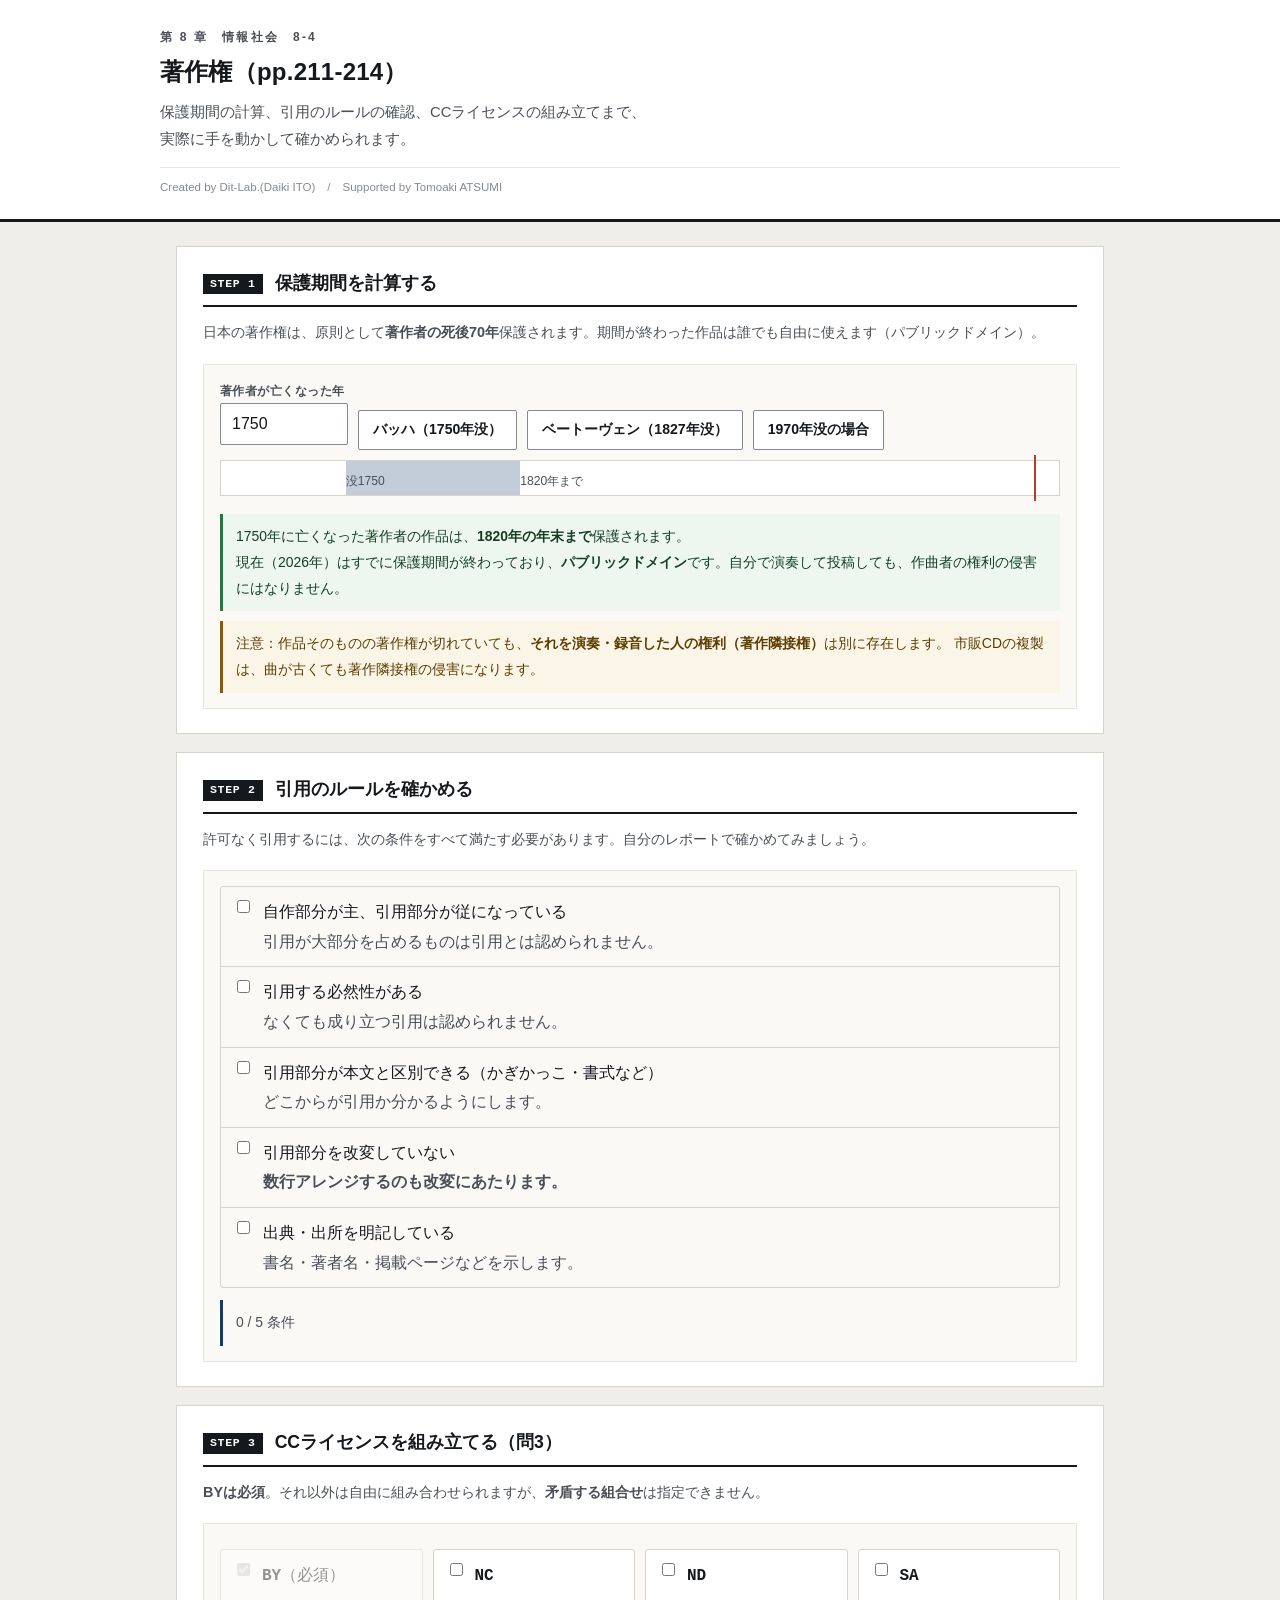
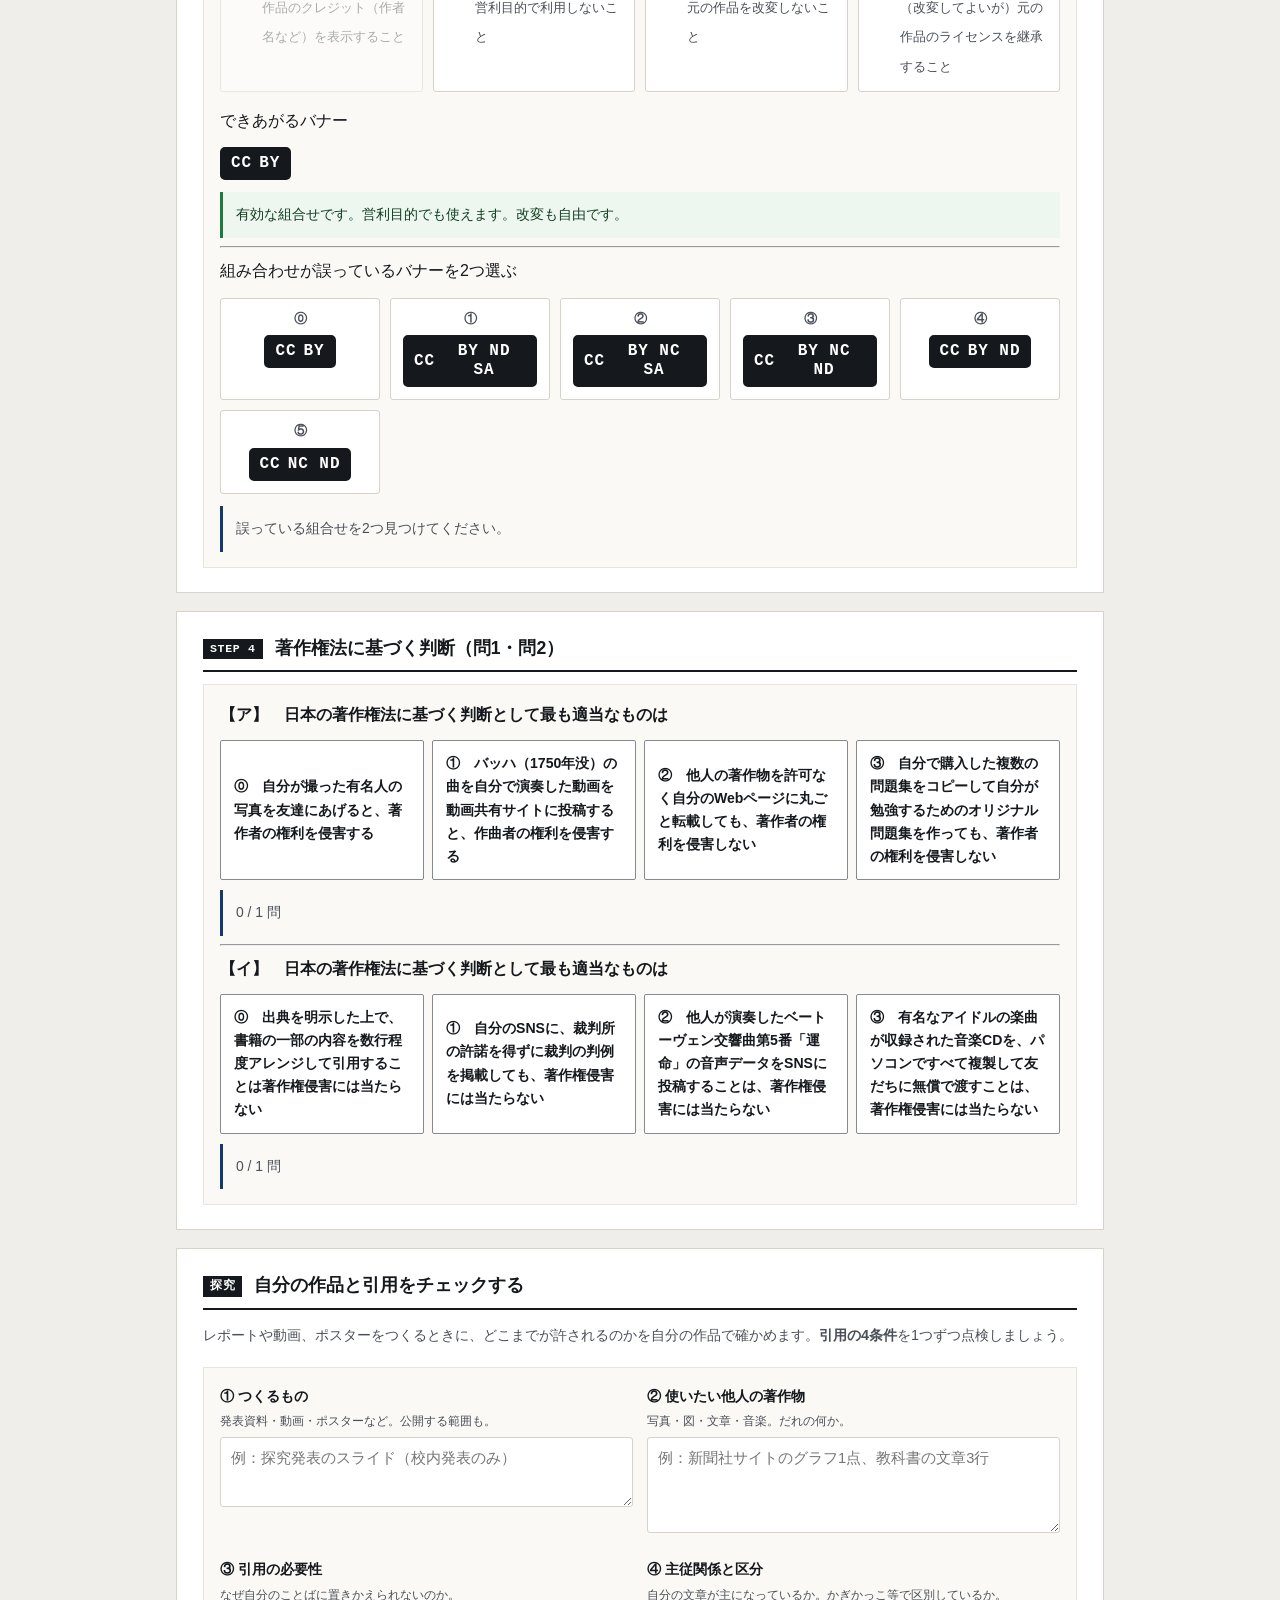
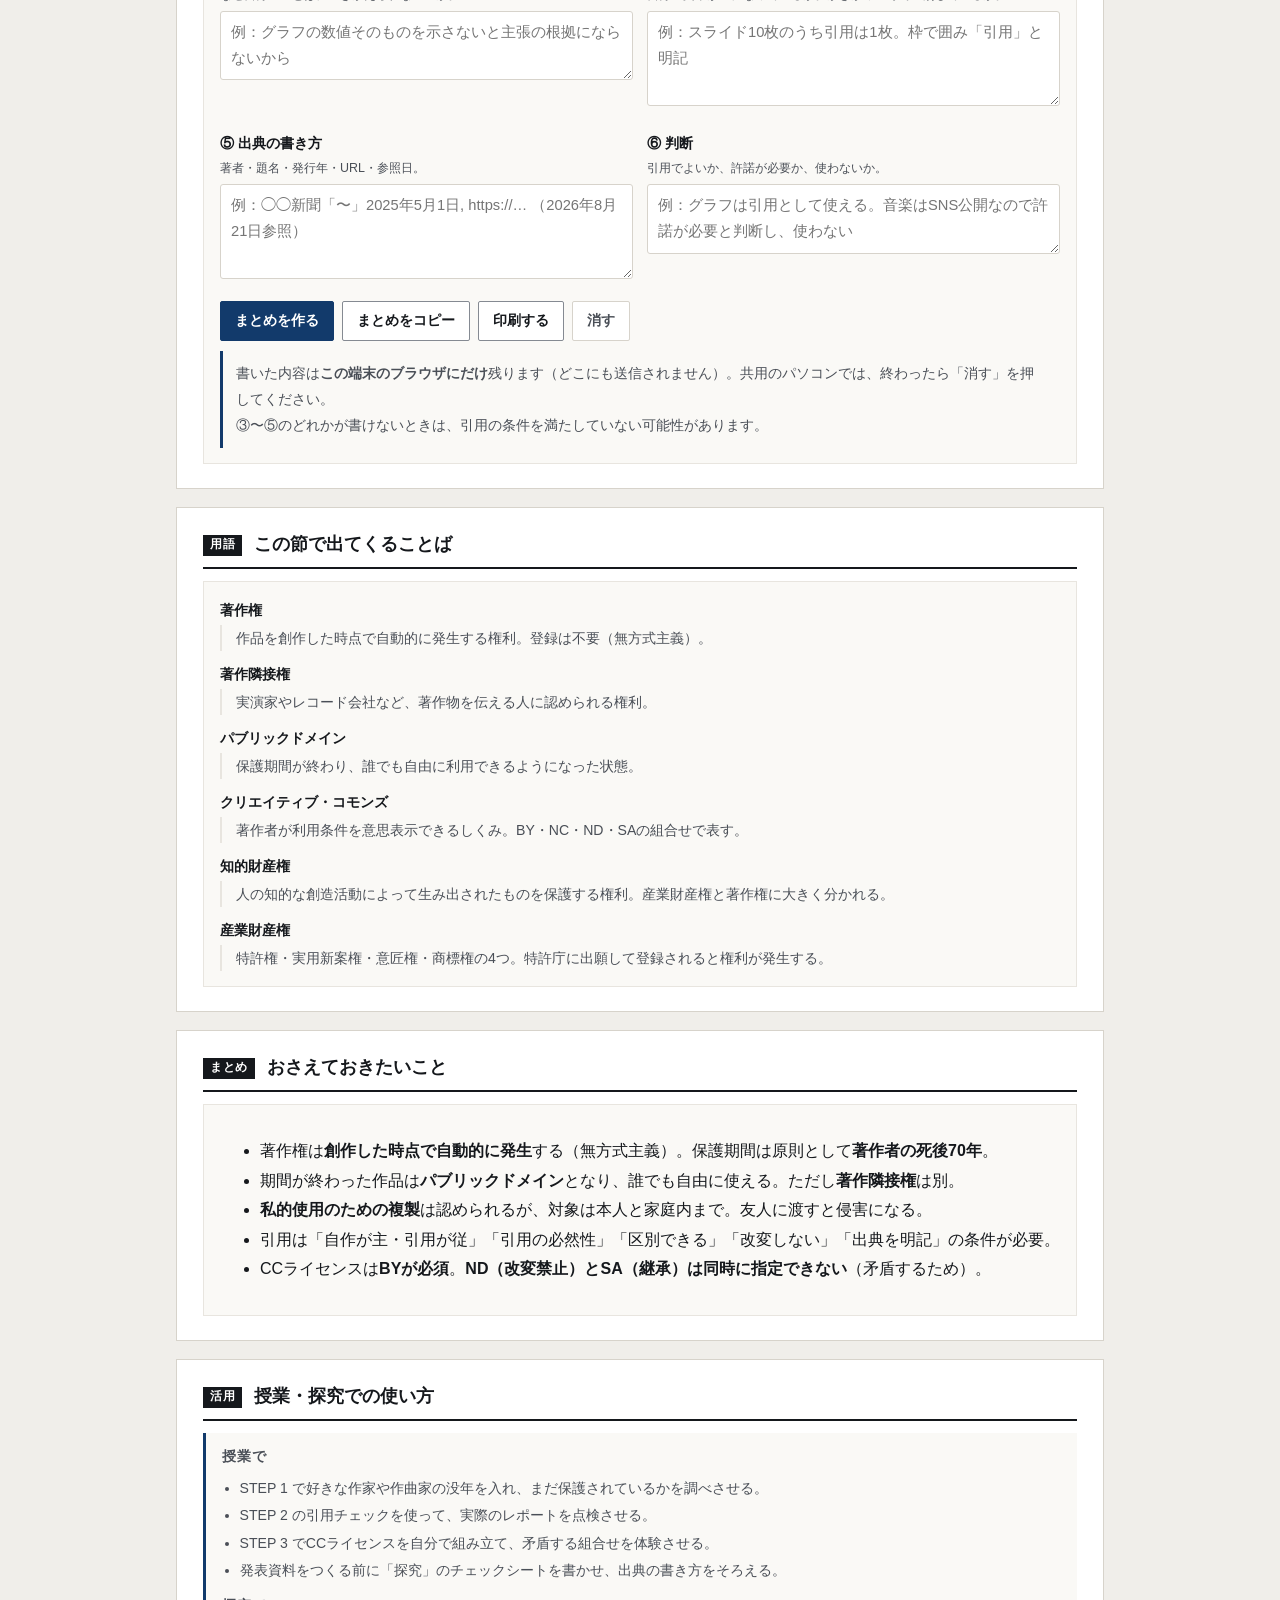
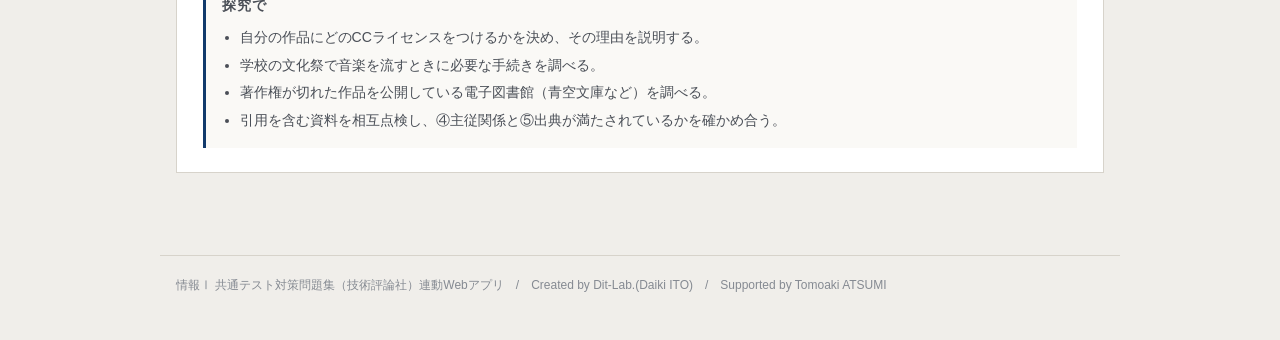
<file: index.html>
<!DOCTYPE html>
<html lang="ja">
<head>
<meta charset="UTF-8">
<meta name="viewport" content="width=device-width, initial-scale=1.0">
<title>著作権｜情報Ⅰ共通テスト対策問題集</title>
<meta name="description" content="保護期間の計算、引用のルールの確認、CCライセンスの組み立てまで、実際に手を動かして確かめられます。">
<link rel="icon" href="data:image/svg+xml,%3Csvg xmlns=%22http://www.w3.org/2000/svg%22 viewBox=%220 0 32 32%22%3E%3Crect width=%2232%22 height=%2232%22 fill=%22%2315181c%22/%3E%3Ctext x=%2216%22 y=%2222%22 font-size=%2218%22 font-family=%22monospace%22 fill=%22%23fff%22 text-anchor=%22middle%22%3E01%3C/text%3E%3C/svg%3E">
<link rel="stylesheet" href="css/style.css?v=88681cd4">
<link rel="stylesheet" href="css/app.css?v=d0e95fa3">
</head>
<body>

<header class="app-header">
  <div class="inner">
    <span class="eyebrow">第 8 章　情報社会　8-4</span>
    <h1>著作権（pp.211-214）</h1>
    <p class="lead">保護期間の計算、引用のルールの確認、CCライセンスの組み立てまで、実際に手を動かして確かめられます。</p>
    <p class="credit">Created by Dit-Lab.(Daiki ITO)　/　Supported by Tomoaki ATSUMI</p>
  </div>
</header>

<main class="wrap">
  <section class="step" id="step1">
    <h2><span class="no">STEP 1</span>保護期間を計算する</h2>
    <p class="desc">日本の著作権は、原則として<strong>著作者の死後70年</strong>保護されます。期間が終わった作品は誰でも自由に使えます（パブリックドメイン）。</p>
    <div class="panel">
      <div class="btn-row" style="align-items:flex-end;flex-wrap:wrap;gap:10px">
        <label class="fld" for="deathY">著作者が亡くなった年<br>
          <input type="number" id="deathY" value="1750" class="mono" style="width:8em"></label>
        <button class="btn" data-y="1750">バッハ（1750年没）</button>
        <button class="btn" data-y="1827">ベートーヴェン（1827年没）</button>
        <button class="btn" data-y="1970">1970年没の場合</button>
      </div>
      <div class="timeline2" id="tlBox"></div>
      <div class="note" id="tlNote" style="margin-top:18px"></div>
      <div class="note warn" style="margin-top:10px">
        注意：作品そのものの著作権が切れていても、<strong>それを演奏・録音した人の権利（著作隣接権）</strong>は別に存在します。
        市販CDの複製は、曲が古くても著作隣接権の侵害になります。
      </div>
    </div>
  </section>

  <section class="step" id="step2">
    <h2><span class="no">STEP 2</span>引用のルールを確かめる</h2>
    <p class="desc">許可なく引用するには、次の条件をすべて満たす必要があります。自分のレポートで確かめてみましょう。</p>
    <div class="panel">
      <div class="rulelist" id="ruleBox"></div>
      <div class="note" id="ruleNote" style="margin-top:12px"></div>
    </div>
  </section>

  <section class="step" id="step3">
    <h2><span class="no">STEP 3</span>CCライセンスを組み立てる（問3）</h2>
    <p class="desc"><strong>BYは必須</strong>。それ以外は自由に組み合わせられますが、<strong>矛盾する組合せ</strong>は指定できません。</p>
    <div class="panel">
      <div class="ccopts" id="ccOpts"></div>
      <p class="qhead" style="margin-top:14px">できあがるバナー</p>
      <div id="ccOut"></div>
      <div class="note" id="ccNote" style="margin-top:12px"></div>
      <hr class="sep">
      <p class="qhead">組み合わせが誤っているバナーを2つ選ぶ</p>
      <div class="ccbank" id="ccBank"></div>
      <div class="note" id="bankNote" style="margin-top:12px"></div>
    </div>
  </section>

  <section class="step" id="step4">
    <h2><span class="no">STEP 4</span>著作権法に基づく判断（問1・問2）</h2>
    <div class="panel">
      <div id="q1Box"></div>
      <div class="note" id="q1Note" style="margin-top:10px"></div>
      <hr class="sep">
      <div id="q2Box"></div>
      <div class="note" id="q2Note" style="margin-top:10px"></div>
    </div>
  </section>

  <section class="step wsprint" id="wsSec">
    <h2><span class="no">探究</span>自分の作品と引用をチェックする</h2>
    <p class="desc">レポートや動画、ポスターをつくるときに、どこまでが許されるのかを自分の作品で確かめます。<strong>引用の4条件</strong>を1つずつ点検しましょう。</p>
    <div class="panel"><div id="wsBox"></div></div>
  </section>

  <section class="step" id="glossary">
    <h2><span class="no">用語</span>この節で出てくることば</h2>
    <div class="panel"><div id="glossBox"></div></div>
  </section>

  <section class="step" id="wrap">
    <h2><span class="no">まとめ</span>おさえておきたいこと</h2>
    <div class="panel">
      <ul class="bullets">
        <li>著作権は<strong>創作した時点で自動的に発生</strong>する（無方式主義）。保護期間は原則として<strong>著作者の死後70年</strong>。</li>
        <li>期間が終わった作品は<strong>パブリックドメイン</strong>となり、誰でも自由に使える。ただし<strong>著作隣接権</strong>は別。</li>
        <li><strong>私的使用のための複製</strong>は認められるが、対象は本人と家庭内まで。友人に渡すと侵害になる。</li>
        <li>引用は「自作が主・引用が従」「引用の必然性」「区別できる」「改変しない」「出典を明記」の条件が必要。</li>
        <li>CCライセンスは<strong>BYが必須</strong>。<strong>ND（改変禁止）とSA（継承）は同時に指定できない</strong>（矛盾するため）。</li>
      </ul>
    </div>
  </section>

  <section class="step">
    <h2><span class="no">活用</span>授業・探究での使い方</h2>
    <div class="use-note">
      <h3>授業で</h3>
      <ul>
        <li>STEP 1 で好きな作家や作曲家の没年を入れ、まだ保護されているかを調べさせる。</li>
        <li>STEP 2 の引用チェックを使って、実際のレポートを点検させる。</li>
        <li>STEP 3 でCCライセンスを自分で組み立て、矛盾する組合せを体験させる。</li>
        <li>発表資料をつくる前に「探究」のチェックシートを書かせ、出典の書き方をそろえる。</li>
      </ul>
      <h3 style="margin-top:12px">探究で</h3>
      <ul>
        <li>自分の作品にどのCCライセンスをつけるかを決め、その理由を説明する。</li>
        <li>学校の文化祭で音楽を流すときに必要な手続きを調べる。</li>
        <li>著作権が切れた作品を公開している電子図書館（青空文庫など）を調べる。</li>
        <li>引用を含む資料を相互点検し、④主従関係と⑤出典が満たされているかを確かめ合う。</li>
      </ul>
    </div>
  </section>

</main>

<footer class="app-footer">
  情報Ⅰ 共通テスト対策問題集（技術評論社）連動Webアプリ　/　Created by Dit-Lab.(Daiki ITO)　/　Supported by Tomoaki ATSUMI
</footer>

<script src="js/terms.js?v=d081cacd"></script>
<script src="js/quiz.js?v=13402362"></script>
<script src="js/worksheet.js?v=b6f4e4b3"></script>
<script src="js/app.js?v=2ace4f9f"></script>
</body>
</html>
</file>
<file: css/style.css>
/* =========================================================
   情報Ⅰ 共通テスト対策問題集 — Web アプリ共通スタイル
   紙面（参考書）に寄せた設計。装飾色は使わず、色は意味を持つときだけ。
   ========================================================= */

:root{
  --paper:#ffffff;
  --paper-2:#faf9f6;      /* うすい紙 */
  --bg:#f0eeea;           /* 台紙 */
  --ink:#15181c;
  --ink-2:#4a4f57;
  --ink-3:#858a92;
  --rule:#d7d3cb;
  /* 旧名のまま書かれているアプリ用の別名（未定義だと枠線や文字色が消えるため） */
  --line: var(--rule);
  --muted: var(--ink-2);
  --sans: var(--font);         /* 罫線 */
  --rule-2:#e8e5df;
  --accent:#123a6b;       /* 濃紺。主要操作と現在地だけに使う */
  --accent-w:#e9eef6;
  --zero:#c0392b;         /* 左＝0 */
  --one:#1d4ed8;          /* 右＝1 */
  --ok:#1f7a3d;   --ok-bg:#eef6f0;
  --ng:#b3261e;   --ng-bg:#fbefee;
  --warn:#8a5a00; --warn-bg:#fbf5e8;
  --font:"Hiragino Kaku Gothic ProN","Hiragino Sans","Yu Gothic Medium","Yu Gothic",
         "Noto Sans JP",Meiryo,-apple-system,BlinkMacSystemFont,sans-serif;
  --mono:"SFMono-Regular",Menlo,Consolas,"Courier New",monospace;
}

*{box-sizing:border-box}
[hidden]{display:none !important}
html{-webkit-text-size-adjust:100%}
body{
  margin:0; background:var(--bg); color:var(--ink);
  font-family:var(--font); font-size:16px; line-height:1.85;
  font-feature-settings:"palt" 1;
}
h1,h2,h3,h4{line-height:1.45; margin:0; font-weight:700}
p{margin:0 0 .75em} p:last-child{margin-bottom:0}
a{color:var(--accent)}

/* ---------- 標題 ---------- */
.app-header{background:var(--paper); border-bottom:3px solid var(--ink); padding:26px 20px 20px}
.app-header .inner{max-width:960px; margin:0 auto}
.app-header .eyebrow{
  font-size:.75rem; font-weight:700; color:var(--ink-2); letter-spacing:.18em;
  display:block; margin-bottom:7px;
}
.app-header h1{font-size:1.5rem; letter-spacing:.01em}
.app-header .lead{font-size:.92rem; color:var(--ink-2); margin-top:9px; max-width:60ch}
.app-header .credit{
  font-size:.72rem; color:var(--ink-3); margin-top:14px;
  padding-top:9px; border-top:1px solid var(--rule-2);
}

/* ---------- 版面 ---------- */
.wrap{max-width:960px; margin:0 auto; padding:24px 16px 64px}
.step{background:var(--paper); border:1px solid var(--rule); padding:24px 26px; margin-bottom:18px}
.step > h2{
  display:flex; align-items:baseline; gap:12px; font-size:1.1rem;
  padding-bottom:9px; border-bottom:2px solid var(--ink); margin-bottom:12px;
}
.step > h2 .no{
  flex:none; font-family:var(--mono); font-size:.72rem; font-weight:700;
  background:var(--ink); color:var(--paper); padding:2px 7px; letter-spacing:.06em;
  position:relative; top:-2px;
}
.step > .desc{color:var(--ink-2); font-size:.9rem; margin-bottom:18px}
.step[hidden]{display:none}

.grid{display:grid; gap:20px}
.grid > *{min-width:0}          /* 子の中身で列が広がるのを防ぐ */
@media(min-width:800px){ .grid.c2{grid-template-columns:1fr 1fr} }
@media(min-width:800px){ .grid.c21{grid-template-columns:1.45fr 1fr} }

.panel{border:1px solid var(--rule-2); background:var(--paper-2); padding:15px 16px; min-width:0}
.panel > h3{
  font-size:.8rem; font-weight:700; color:var(--ink-2); letter-spacing:.08em;
  margin-bottom:12px; padding-bottom:6px; border-bottom:1px solid var(--rule);
}

/* ---------- 部品 ---------- */
.btn{
  appearance:none; border:1px solid var(--ink-3); background:var(--paper); color:var(--ink);
  font-family:inherit; font-size:.88rem; font-weight:700; padding:8px 14px;
  border-radius:2px; cursor:pointer; min-height:40px; line-height:1.4;
  transition:background .12s, border-color .12s, color .12s;
}
.btn:hover:not(:disabled){background:var(--accent-w); border-color:var(--accent); color:var(--accent)}
.btn:disabled{opacity:.35; cursor:not-allowed}
.btn.primary{background:var(--accent); color:var(--paper); border-color:var(--accent)}
.btn.primary:hover:not(:disabled){background:#0d2c53; color:var(--paper)}
.btn.ghost{border-color:var(--rule); color:var(--ink-2)}
.btn.sm{font-size:.8rem; padding:5px 10px; min-height:34px}
.btn-row{display:flex; flex-wrap:wrap; gap:8px; align-items:center}

/* タブ（見出し下線式） */
.seg{display:flex; gap:0; border-bottom:1px solid var(--rule)}
.seg button{
  appearance:none; border:0; background:transparent; font-family:inherit; font-size:.88rem;
  font-weight:700; color:var(--ink-3); padding:9px 4px; margin-right:26px; cursor:pointer;
  border-bottom:3px solid transparent; margin-bottom:-1px; min-height:40px;
}
.seg button:hover{color:var(--ink-2)}
.seg button[aria-pressed="true"]{color:var(--ink); border-bottom-color:var(--accent)}

label.fld{display:block; font-size:.78rem; font-weight:700; color:var(--ink-2); margin-bottom:5px; letter-spacing:.04em}
input[type=text], textarea, input[type=number]{
  width:100%; font-family:inherit; font-size:1rem; color:var(--ink);
  border:1px solid var(--ink-3); border-radius:2px; padding:9px 11px;
  background:var(--paper); min-height:42px;
}
input:focus, textarea:focus{outline:2px solid var(--accent); outline-offset:-1px; border-color:var(--accent)}
.btn:focus-visible, .seg button:focus-visible, .node-card:focus-visible{outline:2px solid var(--accent); outline-offset:2px}
textarea{resize:vertical; line-height:1.7}
.mono{font-family:var(--mono)}

table.tbl{width:100%; border-collapse:collapse; font-size:.89rem}
table.tbl th, table.tbl td{border-bottom:1px solid var(--rule-2); padding:7px 10px; text-align:right}
table.tbl th:first-child, table.tbl td:first-child{text-align:left}
table.tbl thead th{border-bottom:1.5px solid var(--ink); font-size:.76rem; color:var(--ink-2); font-weight:700; white-space:nowrap}
.tbl-scroll{overflow-x:auto; -webkit-overflow-scrolling:touch; max-width:100%}

.note{padding:10px 13px; font-size:.87rem; border-left:3px solid var(--ink-3); background:var(--paper-2); overflow-wrap:break-word; word-break:break-word}
.note.ok{background:var(--ok-bg); border-left-color:var(--ok); color:#123f22}
.note.ng{background:var(--ng-bg); border-left-color:var(--ng); color:#6d1a15}
.note.info{background:var(--paper-2); border-left-color:var(--accent); color:var(--ink-2)}
.note.warn{background:var(--warn-bg); border-left-color:var(--warn); color:#5c3d00}
.note[hidden]{display:none}

.badge{
  display:inline-block; font-size:.72rem; font-weight:700; padding:1px 7px;
  border:1px solid var(--rule); color:var(--ink-2); background:var(--paper); letter-spacing:.04em;
}

/* 数値は罫線で仕切るだけ。カードにしない */
.metrics{display:flex; flex-wrap:wrap; gap:0; border-top:1px solid var(--rule)}
.metric{flex:1 1 130px; padding:11px 14px 11px 0; border-right:1px solid var(--rule-2)}
.metric:last-child{border-right:0}
.metric .k{font-size:.74rem; color:var(--ink-3); font-weight:700; letter-spacing:.05em}
.metric .v{font-size:1.6rem; font-weight:700; line-height:1.3; font-family:var(--mono); letter-spacing:-.01em}
.metric .s{font-size:.76rem; color:var(--ink-2)}

.bit0{color:var(--zero); font-weight:700}
.bit1{color:var(--one); font-weight:700}

.app-footer{
  max-width:960px; margin:0 auto; padding:18px 16px 44px; color:var(--ink-3);
  font-size:.75rem; border-top:1px solid var(--rule);
}
.sr-only{position:absolute;width:1px;height:1px;overflow:hidden;clip:rect(0 0 0 0);white-space:nowrap}

@media(max-width:640px){
  body{font-size:15px}
  .app-header{padding:20px 16px 16px}
  .app-header h1{font-size:1.16rem}
  .wrap{padding:16px 12px 52px}
  .step{padding:18px 15px}
  .seg button{margin-right:18px; font-size:.84rem}
  .metric{flex-basis:50%; border-right:0}
}
@media (prefers-reduced-motion:reduce){ *{animation:none!important; transition:none!important} }

/* ---------- 自分のデータ・共有・印刷 ---------- */
.toolbar{display:flex; flex-wrap:wrap; gap:8px; align-items:center; margin-top:12px;
  padding-top:12px; border-top:1px solid var(--rule-2)}
.toolbar .hint{font-size:.78rem; color:var(--ink-3)}
.paste-area{width:100%; min-height:110px; font-family:var(--mono); font-size:.86rem}
.use-note{background:var(--paper-2); border-left:3px solid var(--accent); padding:14px 16px; font-size:.88rem}
.use-note h3{font-size:.86rem; letter-spacing:.06em; margin-bottom:8px; color:var(--ink-2)}
.use-note ol, .use-note ul{margin:0; padding-left:1.25em; line-height:1.95; color:var(--ink-2)}

@media print{
  body{background:#fff}
  .app-header{border-bottom:2px solid #000}
  .step{border:1px solid #bbb; break-inside:avoid; page-break-inside:avoid; margin-bottom:12px}
  .btn, .seg, .toolbar, input[type=range]{display:none !important}
  .note{border-left-width:2px}
  a[href]:after{content:""}
}

/* ---------- 入力グリッド ---------- */
.dg-scroll{overflow:auto; -webkit-overflow-scrolling:touch; border:1px solid var(--rule); background:var(--paper); max-height:420px}
table.dg{border-collapse:collapse; font-family:var(--mono); font-size:.9rem; min-width:100%}
table.dg th, table.dg td{border:1px solid var(--rule-2); padding:0}
table.dg thead th{background:var(--paper-2); position:sticky; top:0; z-index:2}
table.dg .dg-n{background:var(--paper-2); color:var(--ink-3); font-size:.76rem; font-weight:400;
  text-align:center; min-width:34px; padding:0 4px; position:sticky; left:0; z-index:1}
table.dg .dg-corner{background:var(--paper-2); min-width:34px; position:sticky; left:0; z-index:3}
table.dg .dg-act{background:var(--paper-2); width:34px}
.dg-h, .dg-c{width:100%; min-width:96px; border:0; background:transparent; font-family:inherit;
  font-size:.9rem; padding:8px 9px; color:var(--ink); min-height:38px}
.dg-h{font-weight:700; font-family:var(--font); font-size:.82rem; color:var(--ink-2)}
.dg-c.num{text-align:right}
.dg-c:focus, .dg-h:focus{outline:2px solid var(--accent); outline-offset:-2px; background:var(--accent-w)}
.dg-del{border:0; background:transparent; color:var(--ink-3); cursor:pointer; width:32px; height:34px; font-size:1rem}
.dg-del:hover{color:var(--ng)}
.dg-tools{display:flex; flex-wrap:wrap; gap:8px; align-items:center; margin-top:10px}
.dg-hint{font-size:.76rem; color:var(--ink-3)}

/* ---------- ファイル読み込み ---------- */
.filebox{display:flex; flex-wrap:wrap; gap:10px; align-items:center; padding:12px;
  border:1px dashed var(--rule); background:var(--paper-2)}
.filebox input[type=file]{font-size:.85rem; font-family:inherit; max-width:100%}
.filebox .sel{max-width:220px}
.filelabel{display:inline-flex; align-items:center; gap:6px; font-size:.85rem; font-weight:700;
  border:1px solid var(--ink-3); background:var(--paper); padding:8px 14px; border-radius:2px; cursor:pointer; min-height:40px}
.filelabel:hover{border-color:var(--accent); color:var(--accent); background:var(--accent-w)}
.filelabel input{display:none}

/* ---------- 用語解説 ---------- */
.term{position:relative; border-bottom:1.5px dotted var(--accent); cursor:help; color:var(--accent); font-weight:700}
.term .term-pop{display:none; position:absolute; left:0; top:1.7em; z-index:50; width:min(300px,78vw);
  background:var(--paper); border:1px solid var(--ink-3); box-shadow:0 6px 20px rgba(0,0,0,.14);
  padding:10px 12px; font-size:.82rem; font-weight:400; color:var(--ink-2); line-height:1.75;
  border-left:3px solid var(--accent); cursor:auto; text-align:left}
.term .term-pop b{display:block; color:var(--ink); font-size:.86rem; margin-bottom:3px}
.term.open .term-pop{display:block}
dl.gloss{margin:0; font-size:.88rem}
dl.gloss dt{font-weight:700; color:var(--ink); margin-top:10px}
dl.gloss dt:first-child{margin-top:0}
dl.gloss dd{margin:2px 0 0; color:var(--ink-2); line-height:1.85; padding-left:1em; border-left:2px solid var(--rule-2)}
@media print{ .term{border-bottom:0; color:inherit} .term .term-pop{display:none !important} }

/* ---------- スマホ・タブレット ---------- */
@media (max-width:1024px){
  /* iOS で入力時に画面が勝手に拡大するのを防ぐ（16px 未満だとズームする） */
  input[type=text], input[type=number], textarea, select, .dg-c, .dg-h{ font-size:16px }
  .dg-c, .dg-h{ min-width:110px }
}
@media (max-width:820px){
  .grid.c2,.grid.c21{grid-template-columns:1fr}
  .dg-scroll{max-height:340px}
  .filebox{flex-direction:column; align-items:stretch}
  .filebox .sel{max-width:100%}
  .term .term-pop{left:auto; right:0; width:min(280px,86vw)}
}
@media (max-width:480px){
  .step > h2{font-size:1rem; flex-wrap:wrap}
  .metrics{gap:0}
  .metric{flex-basis:50%; padding-right:10px}
  .metric .v{font-size:1.3rem}
  .btn{padding:8px 12px}
  .dg-tools{gap:6px}
  .dg-hint{width:100%}
}
/* タッチ操作でのスクロールを滑らかに */
.tbl-scroll, .dg-scroll, .tree-box{ -webkit-overflow-scrolling:touch; overscroll-behavior-x:contain }

/* 幅指定つきの入力欄がスマートフォンではみ出さないようにする */
input[type=text], input[type=number], input[type=search], textarea, select{ max-width:100% }
.btn-row > label{ min-width:0; max-width:100% }
.btn-row > label input, .btn-row > label select{ max-width:100% }

/* 共通：○×判定・並べかえ（quiz.js 用） */
.abcde{border:1px solid var(--rule); border-radius:3px; overflow:hidden}
.abcde > div{border-top:1px solid var(--rule); padding:10px 12px}
.abcde > div:first-child{border-top:0}
.abcde .st{display:flex; gap:10px; align-items:flex-start; flex-wrap:wrap}
.abcde .st .k{font-weight:700; font-family:var(--mono); min-width:1.4em}
.abcde .st .t{flex:1; min-width:12em}
.abcde .jb{display:flex; gap:6px}
.abcde .jb .btn{min-width:3.4em; padding:6px 10px; text-align:center}
.prep{display:grid; grid-template-columns:repeat(auto-fit,minmax(150px,1fr)); gap:10px; margin-top:10px}
.prep .slot{border:1px dashed var(--ink-3); border-radius:3px; padding:10px; min-height:92px; background:var(--paper)}
.prep .slot.filled{border-style:solid}
.prep .slot .tag{font:700 .74rem/1.4 var(--mono); color:var(--accent); display:block; margin-bottom:6px}
.prep .slot .txt{font-size:.86rem; line-height:1.7}
.cards{display:flex; flex-wrap:wrap; gap:8px; margin-top:10px}
.cards .c{border:1px solid var(--ink-3); border-radius:3px; padding:9px 12px; background:var(--paper);
  cursor:pointer; font-size:.88rem; max-width:100%; text-align:left; font-family:inherit; color:var(--ink)}
.cards .c:hover{background:var(--warn-bg)}
.cards .c.used{opacity:.35; pointer-events:none}

/* --- 予想してから実行 --- */
.pmark{display:inline-block; background:var(--accent); color:#fff; font-size:.7rem; font-weight:700;
  letter-spacing:.08em; padding:2px 7px; border-radius:2px; margin-right:8px; vertical-align:2px}
input.pin{font-size:1.05rem; padding:7px 10px; border:1px solid var(--rule); border-radius:3px;
  width:9em; max-width:100%; background:#fff}
.btn-row .unit{color:var(--muted); font-size:.9rem}
.choice4 .btn.on{border-color:var(--accent); box-shadow:inset 0 0 0 1px var(--accent); font-weight:700}
/* 設問文の見出し（flex ではなく通常の段落。.qhead は左右振り分け用なので用途が別） */
.pq{margin:0 0 10px; font-weight:700; line-height:1.85}

/* --- 自分のテーマでやってみる（ワークシート） --- */
.wsheet{display:grid; gap:14px}
@media(min-width:760px){ .wsheet{grid-template-columns:1fr 1fr} }
.wsf{display:block}
.wsf .wsl{display:block; font-weight:700; font-size:.9rem; margin-bottom:3px}
.wsf .wsh{display:block; font-size:.78rem; color:var(--muted); margin-bottom:5px; line-height:1.6}
.wsf textarea{width:100%; max-width:100%; font:inherit; font-size:.92rem; line-height:1.75;
  padding:8px 10px; border:1px solid var(--rule); border-radius:3px; background:#fff; resize:vertical}
.wsf textarea:focus{outline:2px solid var(--accent); outline-offset:-2px}
.wsout{margin-top:14px; border:1px solid var(--ink-3); border-radius:3px; background:#fff; padding:16px 18px}
.wsout h4{margin:0 0 10px; font-size:1rem}
.wsout dl{margin:0}
.wsout dt{font-weight:700; font-size:.84rem; color:var(--accent); margin-top:10px}
.wsout dd{margin:2px 0 0; font-size:.92rem; line-height:1.85; white-space:pre-wrap}
.wsout .wsmsg{margin:10px 0 0; font-size:.86rem; color:var(--muted)}
@media print{
  .app-header, .btn-row, .step:not(.wsprint){ display:none !important }
  .wsout{border:none; padding:0}
}
</file>
<file: css/app.css>
.qhead{display:flex; justify-content:space-between; align-items:center; margin-bottom:12px}
.card-q{border:1px solid var(--rule); background:var(--paper); padding:18px; margin-bottom:14px}
.q-scene{font-size:1rem; font-weight:700; line-height:1.9}
.choice4{display:grid; gap:8px; grid-template-columns:repeat(auto-fit,minmax(160px,1fr))}
.choice4 .btn{text-align:left; line-height:1.65; padding:11px 13px}
.choice4 .btn.correct{background:var(--ok-bg); border-color:var(--ok); color:var(--ok)}
.choice4 .btn.wrong{background:var(--ng-bg); border-color:var(--ng); color:var(--ng)}
.choice4.locked{pointer-events:none}
.sel{width:100%; font-family:inherit; font-size:.95rem; padding:9px 11px; min-height:42px;
  border:1px solid var(--ink-3); border-radius:2px; background:var(--paper); color:var(--ink)}
input[type=range]{width:100%; accent-color:var(--accent); height:34px}
.why{font-size:.85rem; color:var(--ink-2); line-height:1.85}
.eqbox{font-family:var(--mono); font-size:1.02rem; font-weight:700; text-align:center; padding:14px;
  border:1px solid var(--rule); background:var(--paper-2); line-height:1.8}
.blankin{border:1.5px solid var(--accent); background:#fff; padding:6px 8px; text-align:center;
  font-family:var(--mono); min-height:38px; font-size:.95rem; max-width:120px}
.blankin.ok{border-color:var(--ok); background:var(--ok-bg)}
.blankin.ng{border-color:var(--ng); background:var(--ng-bg)}
table.tbl td .blankin{width:100%; max-width:none}

/* --- 8-4 著作権 --- */
.ccbadge{display:inline-flex;align-items:center;gap:2px;border:2px solid #15181c;border-radius:5px;
  padding:5px 9px;background:#15181c;color:#fff;font:700 1rem/1.2 var(--mono);letter-spacing:.06em}
.ccbadge .cc{margin-right:5px}
.ccopts{display:grid;grid-template-columns:repeat(auto-fit,minmax(150px,1fr));gap:10px;margin-top:10px}
.ccopts label{display:flex;gap:9px;align-items:flex-start;border:1px solid var(--line);border-radius:3px;
  padding:10px 12px;background:#fff;cursor:pointer}
.ccopts label.dis{opacity:.45}
.ccopts .t{font-weight:700;font-family:var(--mono)}
.ccopts .d{font-size:.8rem;color:var(--muted);line-height:1.6}
.ccbank{display:grid;grid-template-columns:repeat(auto-fit,minmax(140px,1fr));gap:10px}
.ccbank .b{border:1px solid var(--line);border-radius:3px;padding:12px;text-align:center;background:#fff;cursor:pointer}
.ccbank .b:hover{background:var(--warn-bg)}
.ccbank .b.correct{border-color:var(--ok);background:var(--ok-bg)}
.ccbank .b.wrong{border-color:var(--ng);background:var(--ng-bg)}
.ccbank .b .no{font:700 .82rem/1.4 var(--mono);color:var(--muted);margin-bottom:6px}
.timeline2{border:1px solid var(--line);height:36px;position:relative;background:#fff;margin-top:10px}
.timeline2 i{position:absolute;top:0;bottom:0;left:0;background:var(--accent);opacity:.25}
.timeline2 .now{position:absolute;top:-6px;bottom:-6px;width:2px;background:#c0392b}
.timeline2 .lb{position:absolute;top:9px;font-size:.76rem;color:var(--muted)}
.rulelist{border:1px solid var(--line);border-radius:3px;overflow:hidden}
.rulelist > label{display:flex;gap:10px;align-items:flex-start;padding:10px 12px;border-top:1px solid var(--line);cursor:pointer}
.rulelist > label:first-child{border-top:0}

/* 保護期間バーをなめらかに */
.timeline2 i,.timeline2 .lb,.timeline2 .now{transition:left .5s cubic-bezier(.45,.05,.35,1),width .5s cubic-bezier(.45,.05,.35,1)}
</file>
